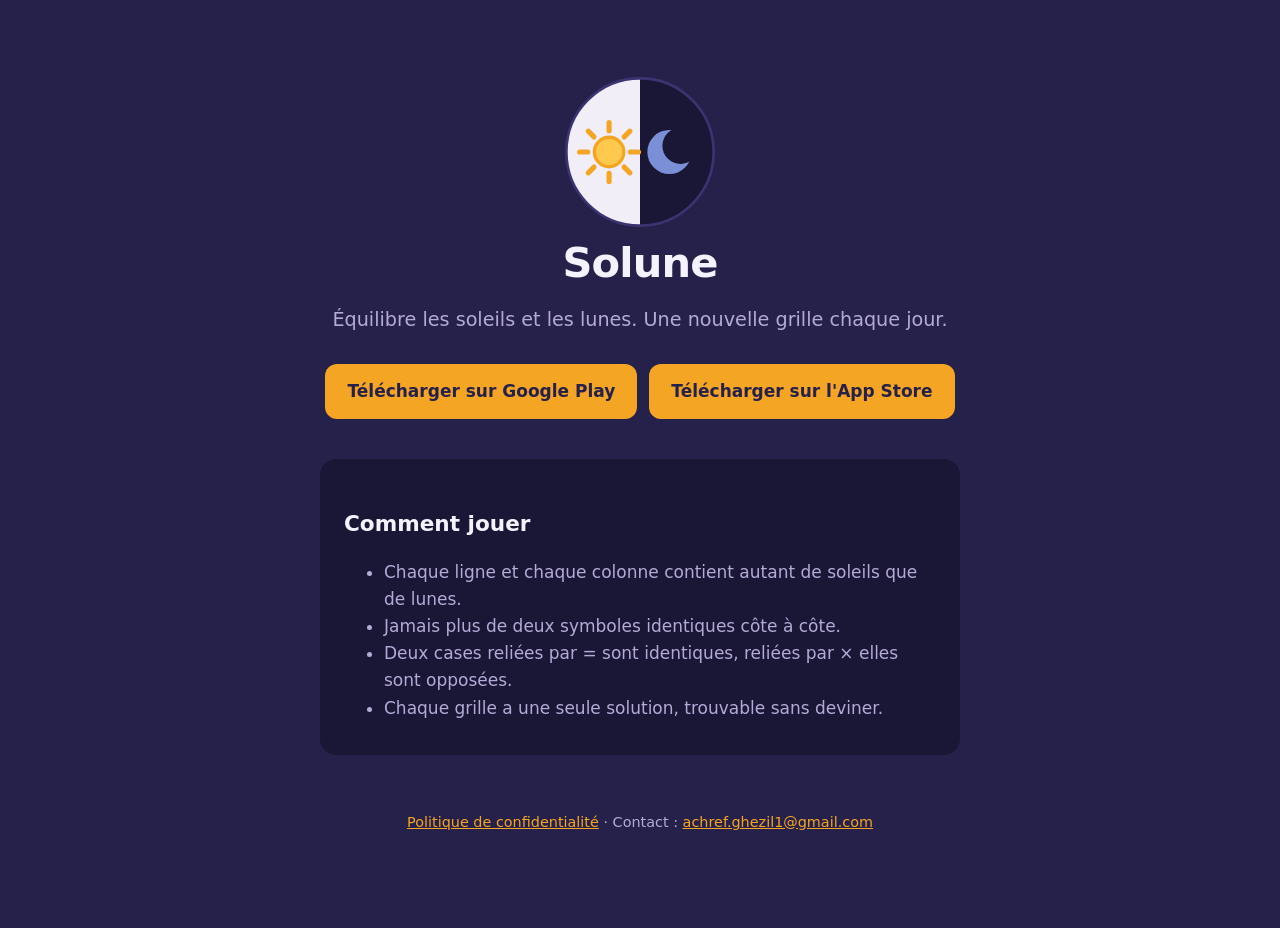
<file: index.html>
<!doctype html>
<html lang="fr">
<head>
  <meta charset="utf-8">
  <meta name="viewport" content="width=device-width, initial-scale=1">
  <title>Solune, le jeu de logique soleil et lune</title>
  <meta name="description" content="Solune : remplis la grille de soleils et de lunes. Une nouvelle grille chaque jour, gratuite, sur Android et iPhone.">
  <link rel="icon" href="favicon.png">
  <link rel="stylesheet" href="style.css">
</head>
<body>
<main>
  <section class="hero">
    <img src="emblem.svg" alt="">
    <h1>Solune</h1>
    <p>Équilibre les soleils et les lunes. Une nouvelle grille chaque jour.</p>
    <div class="stores">
      <!-- Remplace les # par les liens des stores une fois l'app publiée -->
      <a href="#">Télécharger sur Google Play</a>
      <a href="#">Télécharger sur l'App Store</a>
    </div>
  </section>

  <section class="rules">
    <h2>Comment jouer</h2>
    <ul>
      <li>Chaque ligne et chaque colonne contient autant de soleils que de lunes.</li>
      <li>Jamais plus de deux symboles identiques côte à côte.</li>
      <li>Deux cases reliées par = sont identiques, reliées par × elles sont opposées.</li>
      <li>Chaque grille a une seule solution, trouvable sans deviner.</li>
    </ul>
  </section>

  <footer>
    <p><a href="privacy.html">Politique de confidentialité</a> · Contact : <a href="mailto:achref.ghezil1@gmail.com">achref.ghezil1@gmail.com</a></p>
  </footer>
</main>
</body>
</html>
</file>
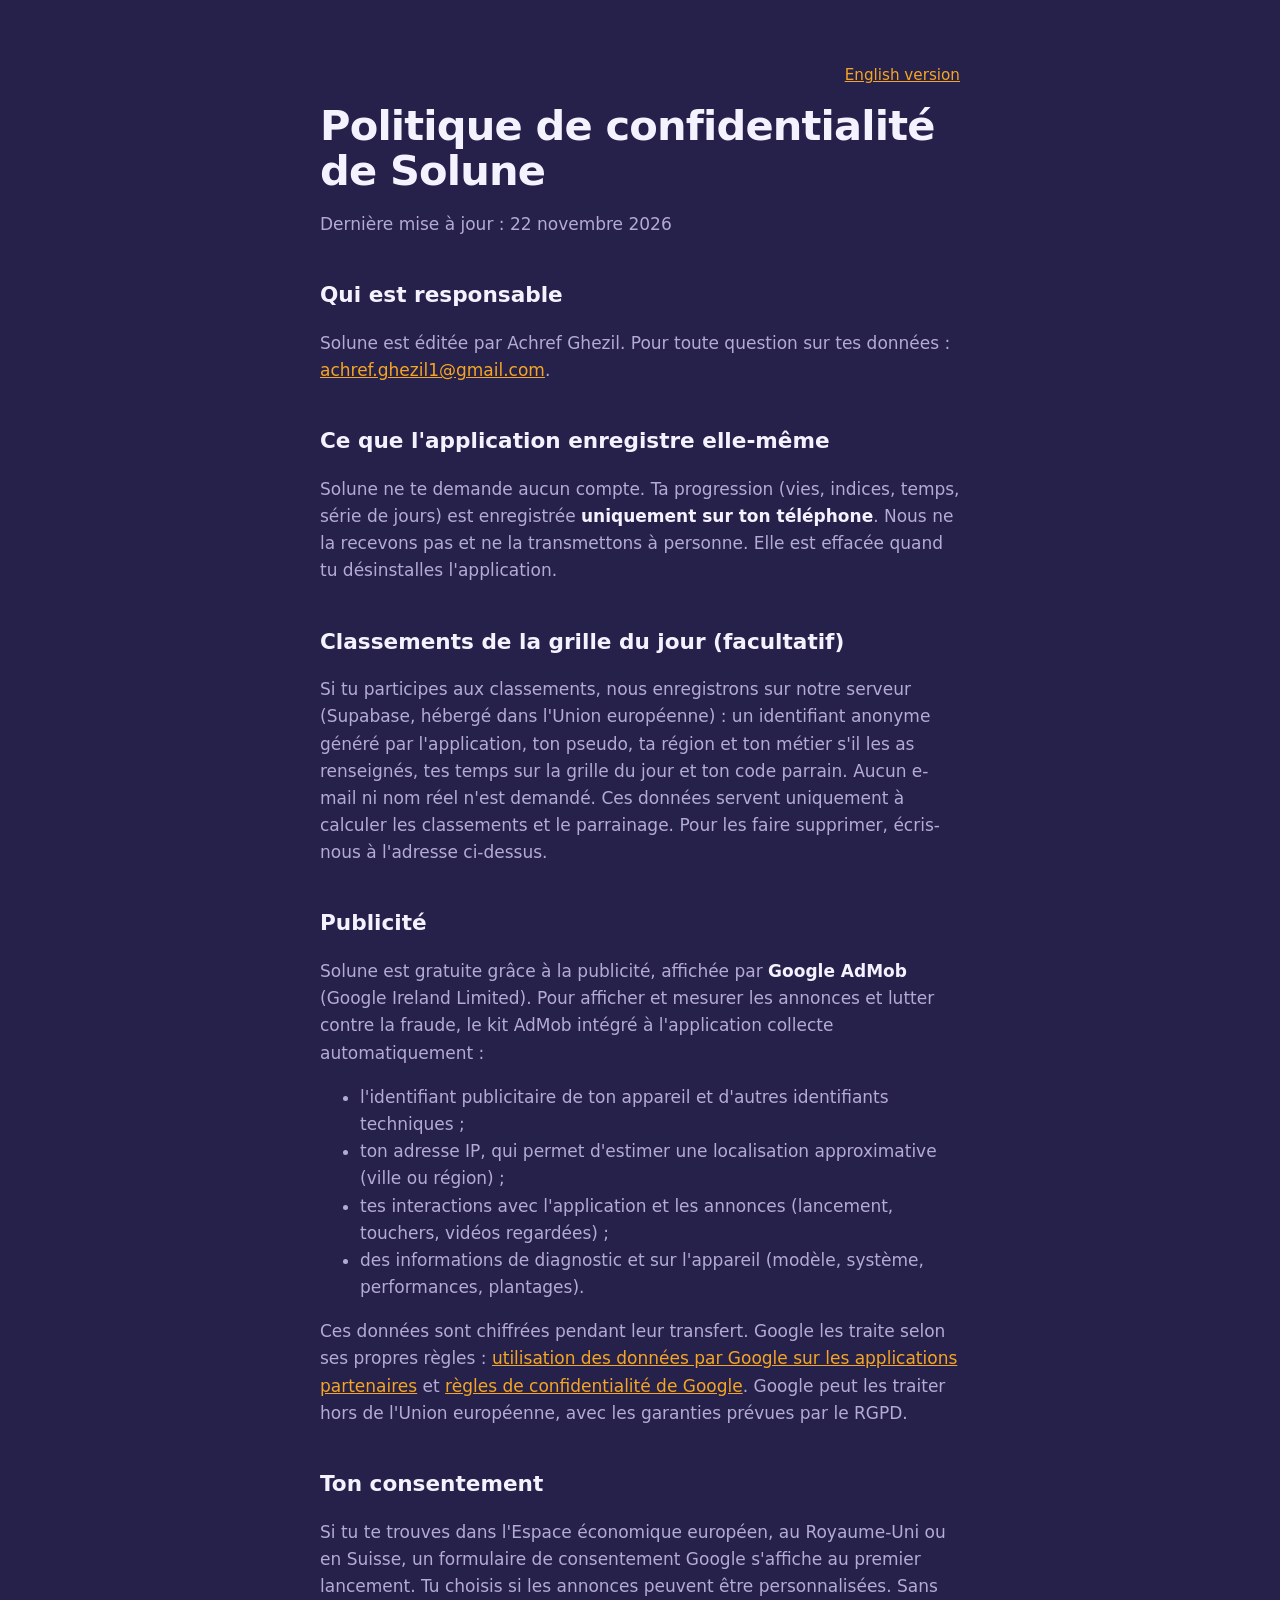
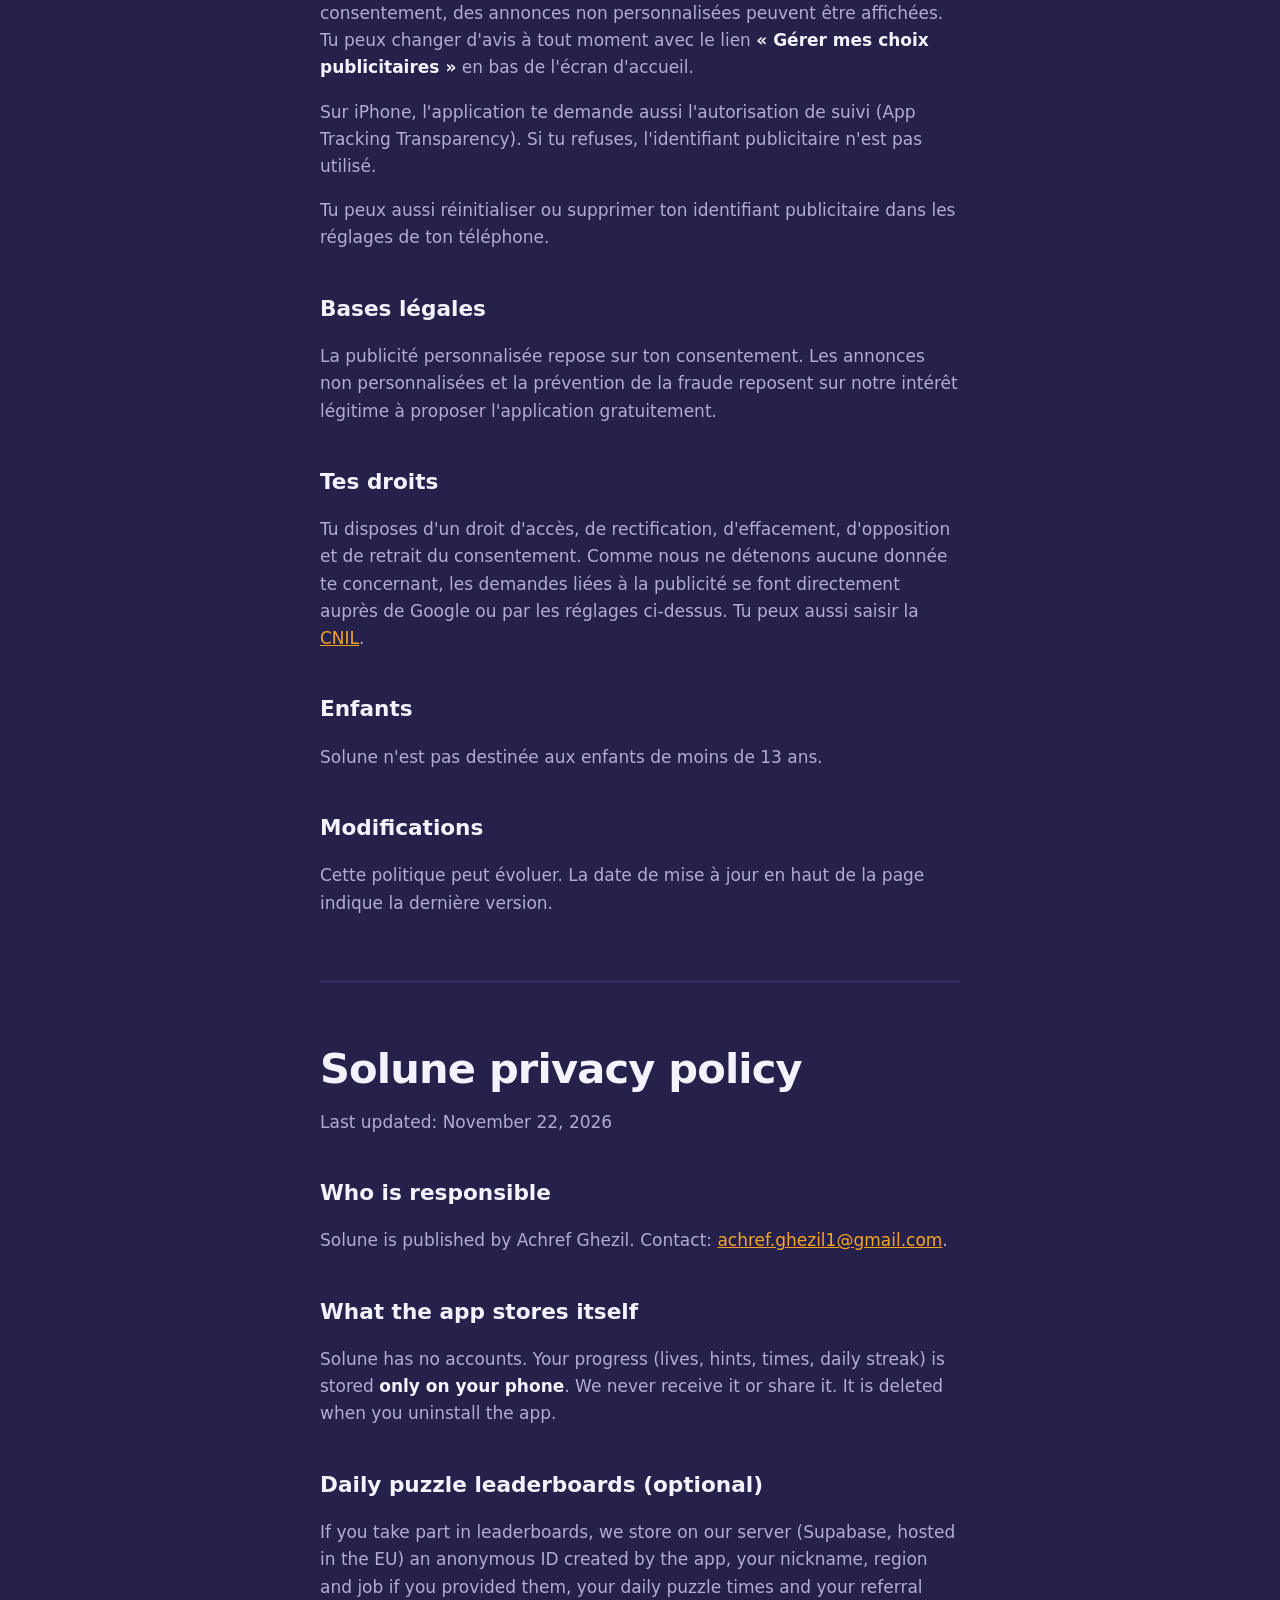
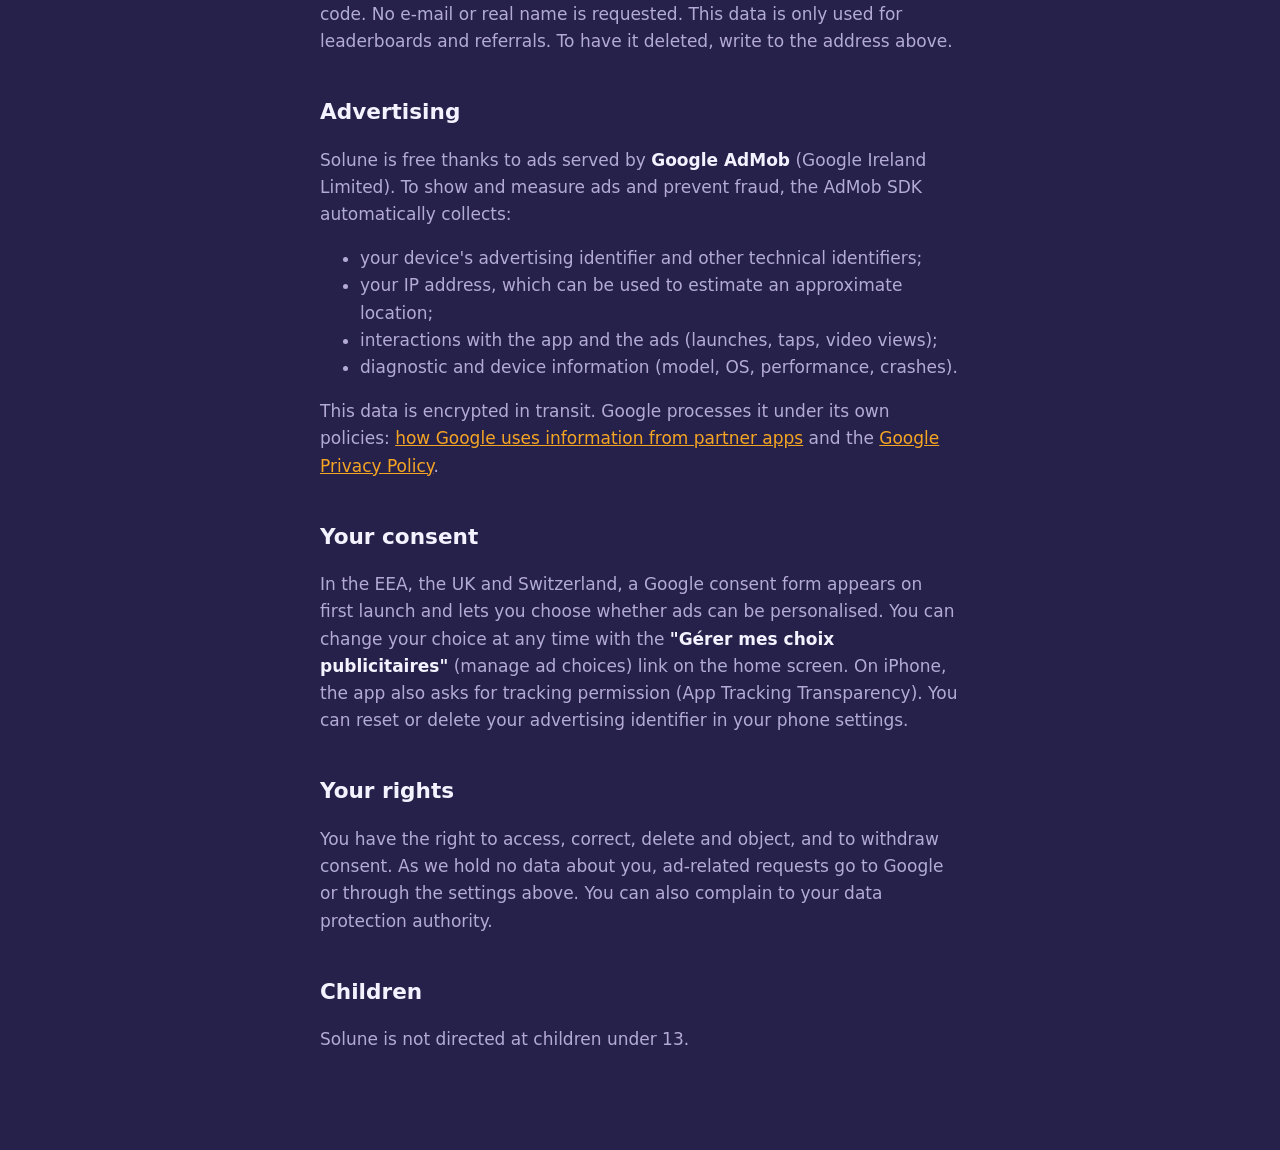
<file: privacy.html>
<!doctype html>
<html lang="fr">
<head>
  <meta charset="utf-8">
  <meta name="viewport" content="width=device-width, initial-scale=1">
  <title>Solune, politique de confidentialité</title>
  <link rel="icon" href="favicon.png">
  <link rel="stylesheet" href="style.css">
</head>
<body>
<main>
  <p class="lang"><a href="#english">English version</a></p>
  <h1>Politique de confidentialité de Solune</h1>
  <p>Dernière mise à jour : 22 novembre 2026</p>

  <h2>Qui est responsable</h2>
  <p>Solune est éditée par Achref Ghezil.
    Pour toute question sur tes données : <a href="mailto:achref.ghezil1@gmail.com">achref.ghezil1@gmail.com</a>.</p>

  <h2>Ce que l'application enregistre elle-même</h2>
  <p>Solune ne te demande aucun compte. Ta progression (vies, indices, temps, série de jours) est enregistrée
    <strong>uniquement sur ton téléphone</strong>. Nous ne la recevons pas et ne la transmettons à personne.
    Elle est effacée quand tu désinstalles l'application.</p>

  <h2>Classements de la grille du jour (facultatif)</h2>
  <p>Si tu participes aux classements, nous enregistrons sur notre serveur (Supabase, hébergé dans l'Union européenne) :
    un identifiant anonyme généré par l'application, ton pseudo, ta région et ton métier s'il les as renseignés,
    tes temps sur la grille du jour et ton code parrain. Aucun e-mail ni nom réel n'est demandé.
    Ces données servent uniquement à calculer les classements et le parrainage. Pour les faire supprimer, écris-nous
    à l'adresse ci-dessus.</p>

  <h2>Publicité</h2>
  <p>Solune est gratuite grâce à la publicité, affichée par <strong>Google AdMob</strong>
    (Google Ireland Limited). Pour afficher et mesurer les annonces et lutter contre la fraude,
    le kit AdMob intégré à l'application collecte automatiquement :</p>
  <ul>
    <li>l'identifiant publicitaire de ton appareil et d'autres identifiants techniques ;</li>
    <li>ton adresse IP, qui permet d'estimer une localisation approximative (ville ou région) ;</li>
    <li>tes interactions avec l'application et les annonces (lancement, touchers, vidéos regardées) ;</li>
    <li>des informations de diagnostic et sur l'appareil (modèle, système, performances, plantages).</li>
  </ul>
  <p>Ces données sont chiffrées pendant leur transfert. Google les traite selon ses propres règles :
    <a href="https://policies.google.com/technologies/partner-sites">utilisation des données par Google sur les applications partenaires</a>
    et <a href="https://policies.google.com/privacy">règles de confidentialité de Google</a>.
    Google peut les traiter hors de l'Union européenne, avec les garanties prévues par le RGPD.</p>

  <h2>Ton consentement</h2>
  <p>Si tu te trouves dans l'Espace économique européen, au Royaume-Uni ou en Suisse, un formulaire
    de consentement Google s'affiche au premier lancement. Tu choisis si les annonces peuvent être
    personnalisées. Sans consentement, des annonces non personnalisées peuvent être affichées.
    Tu peux changer d'avis à tout moment avec le lien <strong>« Gérer mes choix publicitaires »</strong>
    en bas de l'écran d'accueil.</p>
  <p>Sur iPhone, l'application te demande aussi l'autorisation de suivi (App Tracking Transparency).
    Si tu refuses, l'identifiant publicitaire n'est pas utilisé.</p>
  <p>Tu peux aussi réinitialiser ou supprimer ton identifiant publicitaire dans les réglages de ton téléphone.</p>

  <h2>Bases légales</h2>
  <p>La publicité personnalisée repose sur ton consentement. Les annonces non personnalisées et la
    prévention de la fraude reposent sur notre intérêt légitime à proposer l'application gratuitement.</p>

  <h2>Tes droits</h2>
  <p>Tu disposes d'un droit d'accès, de rectification, d'effacement, d'opposition et de retrait du
    consentement. Comme nous ne détenons aucune donnée te concernant, les demandes liées à la publicité
    se font directement auprès de Google ou par les réglages ci-dessus. Tu peux aussi saisir la
    <a href="https://www.cnil.fr/fr/plaintes">CNIL</a>.</p>

  <h2>Enfants</h2>
  <p>Solune n'est pas destinée aux enfants de moins de 13 ans.</p>

  <h2>Modifications</h2>
  <p>Cette politique peut évoluer. La date de mise à jour en haut de la page indique la dernière version.</p>

  <hr>

  <section id="english" lang="en">
    <h1>Solune privacy policy</h1>
    <p>Last updated: November 22, 2026</p>

    <h2>Who is responsible</h2>
    <p>Solune is published by Achref Ghezil.
      Contact: <a href="mailto:achref.ghezil1@gmail.com">achref.ghezil1@gmail.com</a>.</p>

    <h2>What the app stores itself</h2>
    <p>Solune has no accounts. Your progress (lives, hints, times, daily streak) is stored
      <strong>only on your phone</strong>. We never receive it or share it. It is deleted when you uninstall the app.</p>

    <h2>Daily puzzle leaderboards (optional)</h2>
    <p>If you take part in leaderboards, we store on our server (Supabase, hosted in the EU) an anonymous ID created by the app,
      your nickname, region and job if you provided them, your daily puzzle times and your referral code. No e-mail or real name is
      requested. This data is only used for leaderboards and referrals. To have it deleted, write to the address above.</p>

    <h2>Advertising</h2>
    <p>Solune is free thanks to ads served by <strong>Google AdMob</strong> (Google Ireland Limited).
      To show and measure ads and prevent fraud, the AdMob SDK automatically collects:</p>
    <ul>
      <li>your device's advertising identifier and other technical identifiers;</li>
      <li>your IP address, which can be used to estimate an approximate location;</li>
      <li>interactions with the app and the ads (launches, taps, video views);</li>
      <li>diagnostic and device information (model, OS, performance, crashes).</li>
    </ul>
    <p>This data is encrypted in transit. Google processes it under its own policies:
      <a href="https://policies.google.com/technologies/partner-sites">how Google uses information from partner apps</a>
      and the <a href="https://policies.google.com/privacy">Google Privacy Policy</a>.</p>

    <h2>Your consent</h2>
    <p>In the EEA, the UK and Switzerland, a Google consent form appears on first launch and lets you choose
      whether ads can be personalised. You can change your choice at any time with the
      <strong>"Gérer mes choix publicitaires"</strong> (manage ad choices) link on the home screen.
      On iPhone, the app also asks for tracking permission (App Tracking Transparency).
      You can reset or delete your advertising identifier in your phone settings.</p>

    <h2>Your rights</h2>
    <p>You have the right to access, correct, delete and object, and to withdraw consent. As we hold no data about you,
      ad-related requests go to Google or through the settings above. You can also complain to your data protection authority.</p>

    <h2>Children</h2>
    <p>Solune is not directed at children under 13.</p>
  </section>
</main>
</body>
</html>
</file>
<file: style.css>
:root {
  --dusk: #26214a;
  --deep: #1a1636;
  --line: #3b3470;
  --paper: #f1eef8;
  --sun: #f5a524;
  --text: #f5f2ff;
  --muted: #b3abd6;
}
* { box-sizing: border-box; }
body {
  margin: 0;
  background: var(--dusk);
  color: var(--text);
  font: 17px/1.6 Inter, system-ui, -apple-system, "Segoe UI", Roboto, sans-serif;
}
main { max-width: 680px; margin: 0 auto; padding: 48px 20px 80px; }
a { color: var(--sun); }
a:focus-visible { outline: 3px solid var(--sun); outline-offset: 3px; }
h1 { font-size: 2.6rem; line-height: 1.1; letter-spacing: -0.02em; margin: 0 0 12px; }
h2 { font-size: 1.35rem; margin: 40px 0 8px; }
p, li { color: var(--muted); }
strong { color: var(--text); }
.hero { text-align: center; padding-top: 24px; }
.hero img { width: 160px; height: 160px; }
.hero p { font-size: 1.2rem; }
.stores { display: flex; gap: 12px; justify-content: center; flex-wrap: wrap; margin: 28px 0; }
.stores a {
  background: var(--sun); color: var(--dusk); text-decoration: none; font-weight: 700;
  padding: 14px 22px; border-radius: 12px;
}
.rules { background: var(--deep); border-radius: 16px; padding: 8px 24px 16px; margin-top: 40px; }
footer { margin-top: 56px; font-size: 0.9rem; text-align: center; }
.lang { text-align: right; font-size: 0.95rem; }
hr { border: 0; border-top: 1px solid var(--line); margin: 64px 0; }
</file>
